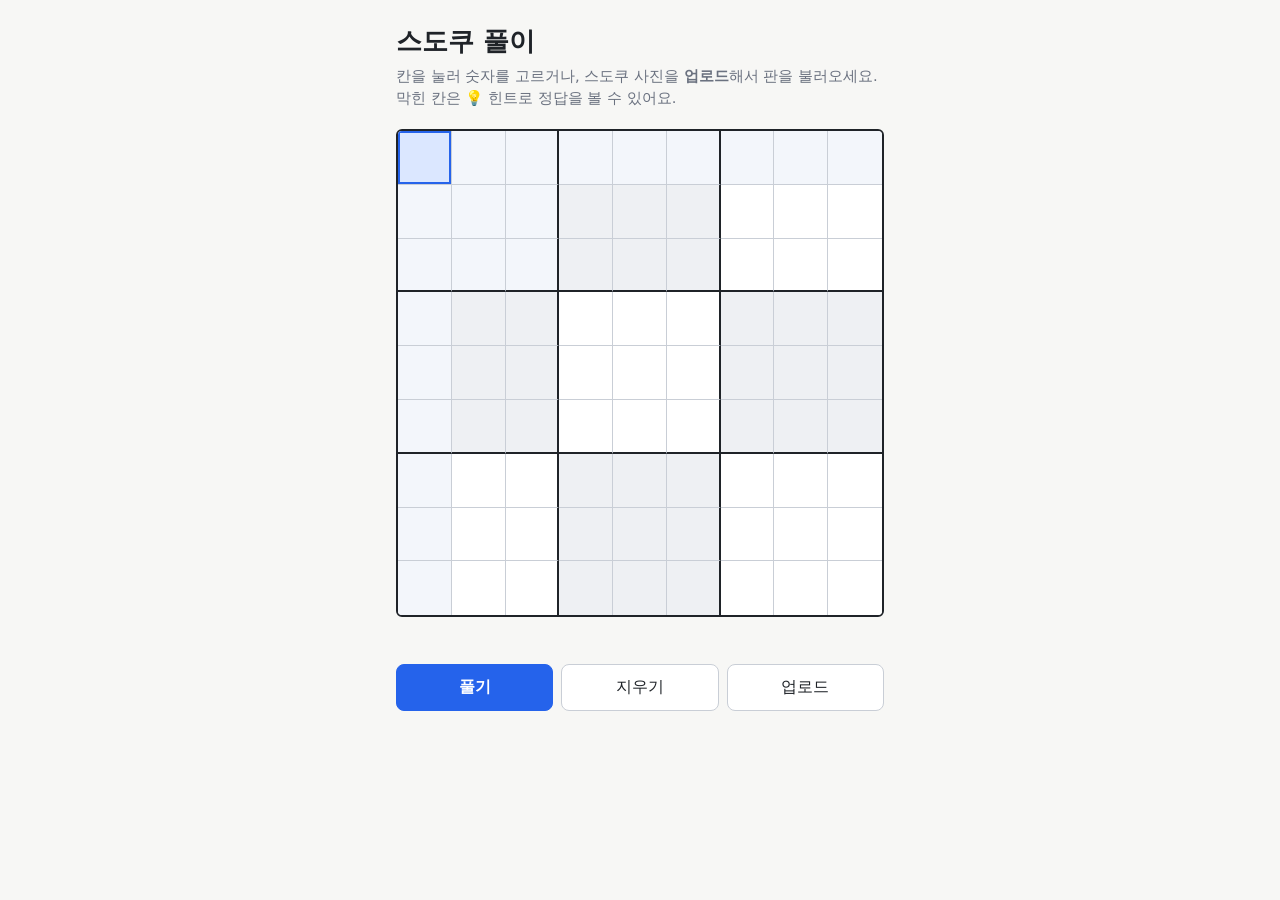
<file: 스도쿠 웹/index.html>
<!DOCTYPE html>
<html lang="ko">
<head>
  <meta charset="UTF-8">
  <meta name="viewport" content="width=device-width, initial-scale=1">
  <title>스도쿠 풀이</title>
  <link rel="stylesheet" href="style.css">
</head>
<body>
  <main>
    <header>
      <h1>스도쿠 풀이</h1>
      <p class="sub">칸을 눌러 숫자를 고르거나, 스도쿠 사진을 <b>업로드</b>해서 판을 불러오세요. 막힌 칸은 💡 힌트로 정답을 볼 수 있어요.</p>
    </header>

    <div class="board-wrap" id="board-wrap">
      <div class="board" id="board" role="grid" aria-label="스도쿠 판"></div>
      <div class="picker" id="picker" role="menu" aria-label="숫자 선택" hidden></div>
    </div>

    <p class="status" id="status" aria-live="polite"></p>

    <div class="actions">
      <button class="primary" id="solve">풀기</button>
      <button id="clear">지우기</button>
      <button id="upload">업로드</button>
      <input type="file" id="file" accept="image/*" hidden>
    </div>
  </main>

  <script src="solver.js"></script>
  <script src="ocr.js"></script>
  <script src="app.js"></script>
</body>
</html>
</file>
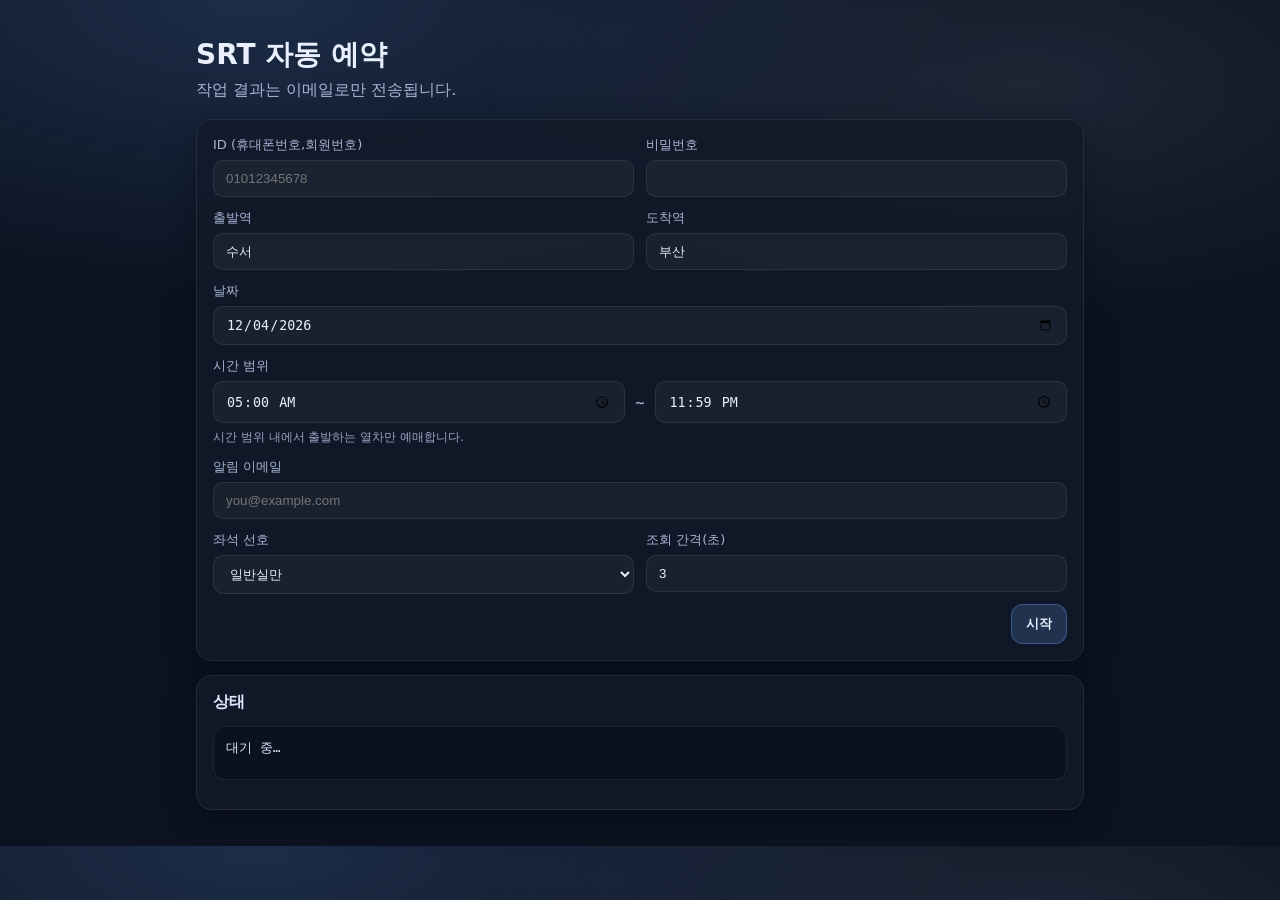
<file: SRT 자동예약/frontend/index.html>
<!doctype html>
<html lang="ko">
<head>
  <meta charset="utf-8" />
  <meta name="viewport" content="width=device-width, initial-scale=1" />
  <title>SRT 자동 예약</title>
  <link rel="stylesheet" href="./styles.css" />
</head>
<body>
  <main class="container">
    <header class="header">
      <h1>SRT 자동 예약</h1>
      <p class="sub">작업 결과는 이메일로만 전송됩니다.</p>
    </header>

    <form id="f" class="card">
      <div class="stack">
        <!-- 1) ID / PW -->
        <div class="row">
          <label class="field">
            <span>ID (휴대폰번호,회원번호)</span>
            <input name="srt_id" placeholder="01012345678" autocomplete="username" required />
          </label>

          <label class="field">
            <span>비밀번호</span>
            <input name="srt_pw" type="password" autocomplete="current-password" required />
          </label>
        </div>

        <!-- 2) 출발 / 도착 -->
        <div class="row">
          <label class="field">
            <span>출발역</span>
            <input name="dep" value="수서" required />
          </label>

          <label class="field">
            <span>도착역</span>
            <input name="arr" value="부산" required />
          </label>
        </div>

        <!-- 3) 날짜 (wide) -->
        <div class="row">
          <label class="field wide">
            <span>날짜</span>
            <input name="date_ui" type="date" required />
          </label>
        </div>

        <!-- 4) 시간 범위 (wide) -->
        <div class="row">
          <label class="field wide">
            <span>시간 범위</span>
            <div class="range">
              <input name="start_ui" type="time" step="60" value="05:00" required />
              <span class="tilde">~</span>
              <input name="limit_ui" type="time" step="60" value="23:59" required />
            </div>
            <small>시간 범위 내에서 출발하는 열차만 예매합니다.</small>
          </label>
        </div>

        <!-- 5) 이메일 (wide) -->
        <div class="row">
          <label class="field wide">
            <span>알림 이메일</span>
            <input name="email" type="email" placeholder="you@example.com" required />
          </label>
        </div>

        <!-- 6) 좌석 선호 / 조회간격 -->
        <div class="row">
          <label class="field">
            <span>좌석 선호</span>
            <select name="seat_pref">
              <option value="general">일반실만</option>
              <option value="special">특실만</option>
              <option value="any">아무거나</option>
            </select>
          </label>

          <label class="field">
            <span>조회 간격(초)</span>
            <input name="interval_sec" type="number" min="1" max="30" step="0.5" value="3" required />
          </label>
        </div>
      </div>

      <div class="actions">
        <button type="submit" class="btn">시작</button>
      </div>
    </form>

    <section class="card">
      <h2 class="h2">상태</h2>
      <pre id="out" class="out">대기 중…</pre>
    </section>
  </main>

  <script src="./app.js"></script>
</body>
</html>
</file>
<file: 스도쿠 웹/style.css>
:root {
  --bg: #f7f7f5;
  --fg: #1f2328;
  --muted: #6b7280;
  --cell: #ffffff;
  --cell-alt: #eef0f3;
  --line: #c9ced6;
  --line-strong: #1f2328;
  --accent: #2563eb;
  --accent-soft: #dbe7ff;
  --peer: #f3f6fb;
  --bad: #dc2626;
  --bad-soft: #fde2e2;
  --btn: #ffffff;
  --hint: #059669;
  --hint-soft: #c9f2e0;
  --warn: #f59e0b;
}
@media (prefers-color-scheme: dark) {
  :root {
    --bg: #15171a;
    --fg: #e6e8eb;
    --muted: #9aa1ab;
    --cell: #1e2125;
    --cell-alt: #262a30;
    --line: #3a3f47;
    --line-strong: #c9ced6;
    --accent: #7aa7ff;
    --accent-soft: #24365c;
    --peer: #22262c;
    --bad: #f87171;
    --bad-soft: #4a1f22;
    --btn: #1e2125;
    --hint: #34d399;
    --hint-soft: #12432f;
    --warn: #fbbf24;
  }
}

* { box-sizing: border-box; }
body {
  margin: 0;
  background: var(--bg);
  color: var(--fg);
  font-family: system-ui, -apple-system, "Segoe UI", "Apple SD Gothic Neo", "Malgun Gothic", sans-serif;
}
main { max-width: 520px; margin: 0 auto; padding: 24px 16px 48px; }
h1 { margin: 0; font-size: 1.6rem; }
.sub { color: var(--muted); margin: 6px 0 20px; font-size: .92rem; line-height: 1.5; }

/* 판 */
.board-wrap { position: relative; }
.board {
  display: grid;
  /* minmax(0, 1fr): 글자 크기와 상관없이 모든 칸을 같은 크기로 고정 */
  grid-template-columns: repeat(9, minmax(0, 1fr));
  grid-template-rows: repeat(9, minmax(0, 1fr));
  width: 100%;
  aspect-ratio: 1;
  border: 2px solid var(--line-strong);
  border-radius: 6px;
  overflow: hidden;
  user-select: none;
}
.cell {
  display: flex; align-items: center; justify-content: center;
  min-width: 0; min-height: 0; overflow: hidden;
  line-height: 1;
  border-right: 1px solid var(--line);
  border-bottom: 1px solid var(--line);
  background: var(--cell);
  font-size: clamp(1.1rem, 5.4vw, 1.75rem);
  font-variant-numeric: tabular-nums;
  cursor: pointer;
  outline: none;
  transition: background-color .08s;
}
.cell.alt { background: var(--cell-alt); }
.cell:nth-child(9n) { border-right: none; }
.cell:nth-child(9n + 3), .cell:nth-child(9n + 6) { border-right: 2px solid var(--line-strong); }
.cell.row-3, .cell.row-6 { border-bottom: 2px solid var(--line-strong); }
.cell.row-9 { border-bottom: none; }

.cell.given { font-weight: 700; }
.cell.solved { color: var(--accent); }
.cell.hint { color: var(--hint); font-weight: 700; }
.cell.hint-new { animation: hint-flash .6s ease-out; }
@keyframes hint-flash { from { background: var(--hint-soft); } }
.cell.peer { background: var(--peer); }
.cell.same { background: var(--accent-soft); }
.cell.selected { background: var(--accent-soft); box-shadow: inset 0 0 0 2px var(--accent); }
.cell.bad { color: var(--bad); background: var(--bad-soft); }
.cell.unsure { box-shadow: inset 0 0 0 2px var(--warn); }   /* 사진 인식이 불확실한 칸 */
.cell.unsure.selected { box-shadow: inset 0 0 0 2px var(--accent); }

/* 원형 선택창: 누른 칸을 중심으로 1~9, 힌트, 지우기가 둘러싼다. 가운데는 뚫려 있어 칸이 보인다 */
.picker {
  position: absolute;
  width: 0; height: 0;          /* 기준점(칸 중심). 버튼은 여기서 원형으로 배치 */
  z-index: 10;
}
.picker::before {               /* 반투명 원판 */
  content: "";
  position: absolute;
  width: calc(var(--r) * 2 + var(--d) + 12px); height: calc(var(--r) * 2 + var(--d) + 12px);
  left: 50%; top: 50%; transform: translate(-50%, -50%);
  border-radius: 50%;
  --hole: calc(var(--r) - var(--d) / 2 - 5px);
  background: radial-gradient(circle,
    transparent var(--hole),
    color-mix(in srgb, var(--bg) 88%, transparent) calc(var(--hole) + 1px));
  box-shadow: 0 6px 24px rgba(0, 0, 0, .18);
  animation: pop .14s ease-out;
}
.picker button {
  position: absolute;
  width: var(--d); height: var(--d);
  margin: calc(var(--d) / -2) 0 0 calc(var(--d) / -2);
  padding: 0;
  border-radius: 50%;
  font-size: calc(var(--d) * .45);
  font-variant-numeric: tabular-nums;
  box-shadow: 0 1px 3px rgba(0, 0, 0, .12);
  transform: translate(var(--x), var(--y));
  animation: fly .16s ease-out backwards;
}
.picker button.used { opacity: .4; }               /* 같은 행·열·3×3에 이미 있는 숫자 */
.picker button.current { background: var(--accent); border-color: var(--accent); color: #fff; }
.picker button.erase { font-size: calc(var(--d) * .38); }
.picker button.hint-btn { font-size: calc(var(--d) * .4); border-color: var(--hint); }
@keyframes pop { from { opacity: 0; transform: translate(-50%, -50%) scale(.6); } }
@keyframes fly { from { opacity: 0; transform: translate(0, 0) scale(.5); } }
@media (prefers-reduced-motion: reduce) { .picker::before, .picker button { animation: none; } }

/* 버튼 */
button {
  font: inherit;
  color: var(--fg);
  background: var(--btn);
  border: 1px solid var(--line);
  border-radius: 8px;
  padding: 9px 14px;
  cursor: pointer;
}
button:hover { border-color: var(--accent); }
button:disabled { opacity: .5; cursor: default; }
button.primary { background: var(--accent); border-color: var(--accent); color: #fff; font-weight: 600; }
@media (prefers-color-scheme: dark) { button.primary { color: #0b1220; } }

.actions { display: grid; grid-template-columns: repeat(3, 1fr); gap: 8px; margin-top: 6px; }
.actions button { padding: 12px 0; font-size: 1rem; }
.status { min-height: 1.5em; margin: 14px 0 10px; font-size: .95rem; }
.status.error { color: var(--bad); }
.status.ok { color: var(--accent); }
</file>
<file: SRT 자동예약/frontend/styles.css>
:root {
  --bg: #0b1220;
  --card: #121a2a;
  --text: #e8eefc;
  --muted: #a7b3d4;
  --border: rgba(255,255,255,0.08);
  --accent: #6ea8fe;
}

* { box-sizing: border-box; }
body {
  margin: 0;
  font-family: ui-sans-serif, system-ui, -apple-system, Segoe UI, Roboto, "Noto Sans KR", sans-serif;
  background: radial-gradient(1200px 500px at 20% 0%, rgba(110,168,254,0.18), transparent 60%),
              radial-gradient(900px 400px at 80% 10%, rgba(167,179,212,0.12), transparent 60%),
              var(--bg);
  color: var(--text);
}

.container { max-width: 920px; margin: 36px auto; padding: 0 16px; }
.header h1 { margin: 0 0 6px; font-size: 28px; }
.sub { margin: 0 0 18px; color: var(--muted); }

.card {
  background: rgba(18, 26, 42, 0.85);
  border: 1px solid var(--border);
  border-radius: 16px;
  padding: 16px;
  backdrop-filter: blur(6px);
  box-shadow: 0 10px 30px rgba(0,0,0,0.25);
  margin-bottom: 14px;
}

.h2 { margin: 0 0 10px; font-size: 16px; color: #dce6ff; }

/* ✅ 줄바꿈 폼 레이아웃 */
.stack {
  display: flex;
  flex-direction: column;
  gap: 12px;
}

.row {
  display: grid;
  grid-template-columns: 1fr 1fr;
  gap: 12px;
}

.field { display: flex; flex-direction: column; gap: 6px; }
.field span { color: var(--muted); font-size: 13px; }
.field small { color: var(--muted); opacity: 0.9; font-size: 12px; }

input, select {
  width: 100%;
  padding: 10px 12px;
  border-radius: 10px;
  border: 1px solid var(--border);
  background: rgba(255,255,255,0.04);
  color: var(--text);
  outline: none;
}

input:focus, select:focus {
  border-color: rgba(110,168,254,0.6);
  box-shadow: 0 0 0 3px rgba(110,168,254,0.15);
}

/* ✅ wide: 날짜/시간/이메일은 가로 전체 */
.field.wide { grid-column: span 2; }

/* ✅ 시간 범위 A~B */
.range {
  display: flex;
  align-items: center;
  gap: 10px;
}

.range input { flex: 1; }

.tilde {
  color: var(--muted);
  font-weight: 700;
}

/* ✅ select 옵션 하얀 배경+하얀 글씨 문제 해결 */
select option {
  background: #ffffff;
  color: #111111;
}

/* Windows/Chromium 다크 UI 힌트 */
select { color-scheme: dark; }

/* 버튼 */
.actions { display: flex; justify-content: flex-end; margin-top: 10px; }
.btn {
  padding: 10px 14px;
  border-radius: 12px;
  border: 1px solid rgba(110,168,254,0.35);
  background: rgba(110,168,254,0.18);
  color: var(--text);
  font-weight: 700;
  cursor: pointer;
}
.btn:hover { background: rgba(110,168,254,0.26); }

/* 상태 출력 */
.out {
  background: rgba(0,0,0,0.25);
  border: 1px solid var(--border);
  border-radius: 12px;
  padding: 12px;
  overflow: auto;
  min-height: 54px;
  color: #dce6ff;
}

@media (max-width: 740px) {
  .row { grid-template-columns: 1fr; }
  .field.wide { grid-column: span 1; }
}
</file>
